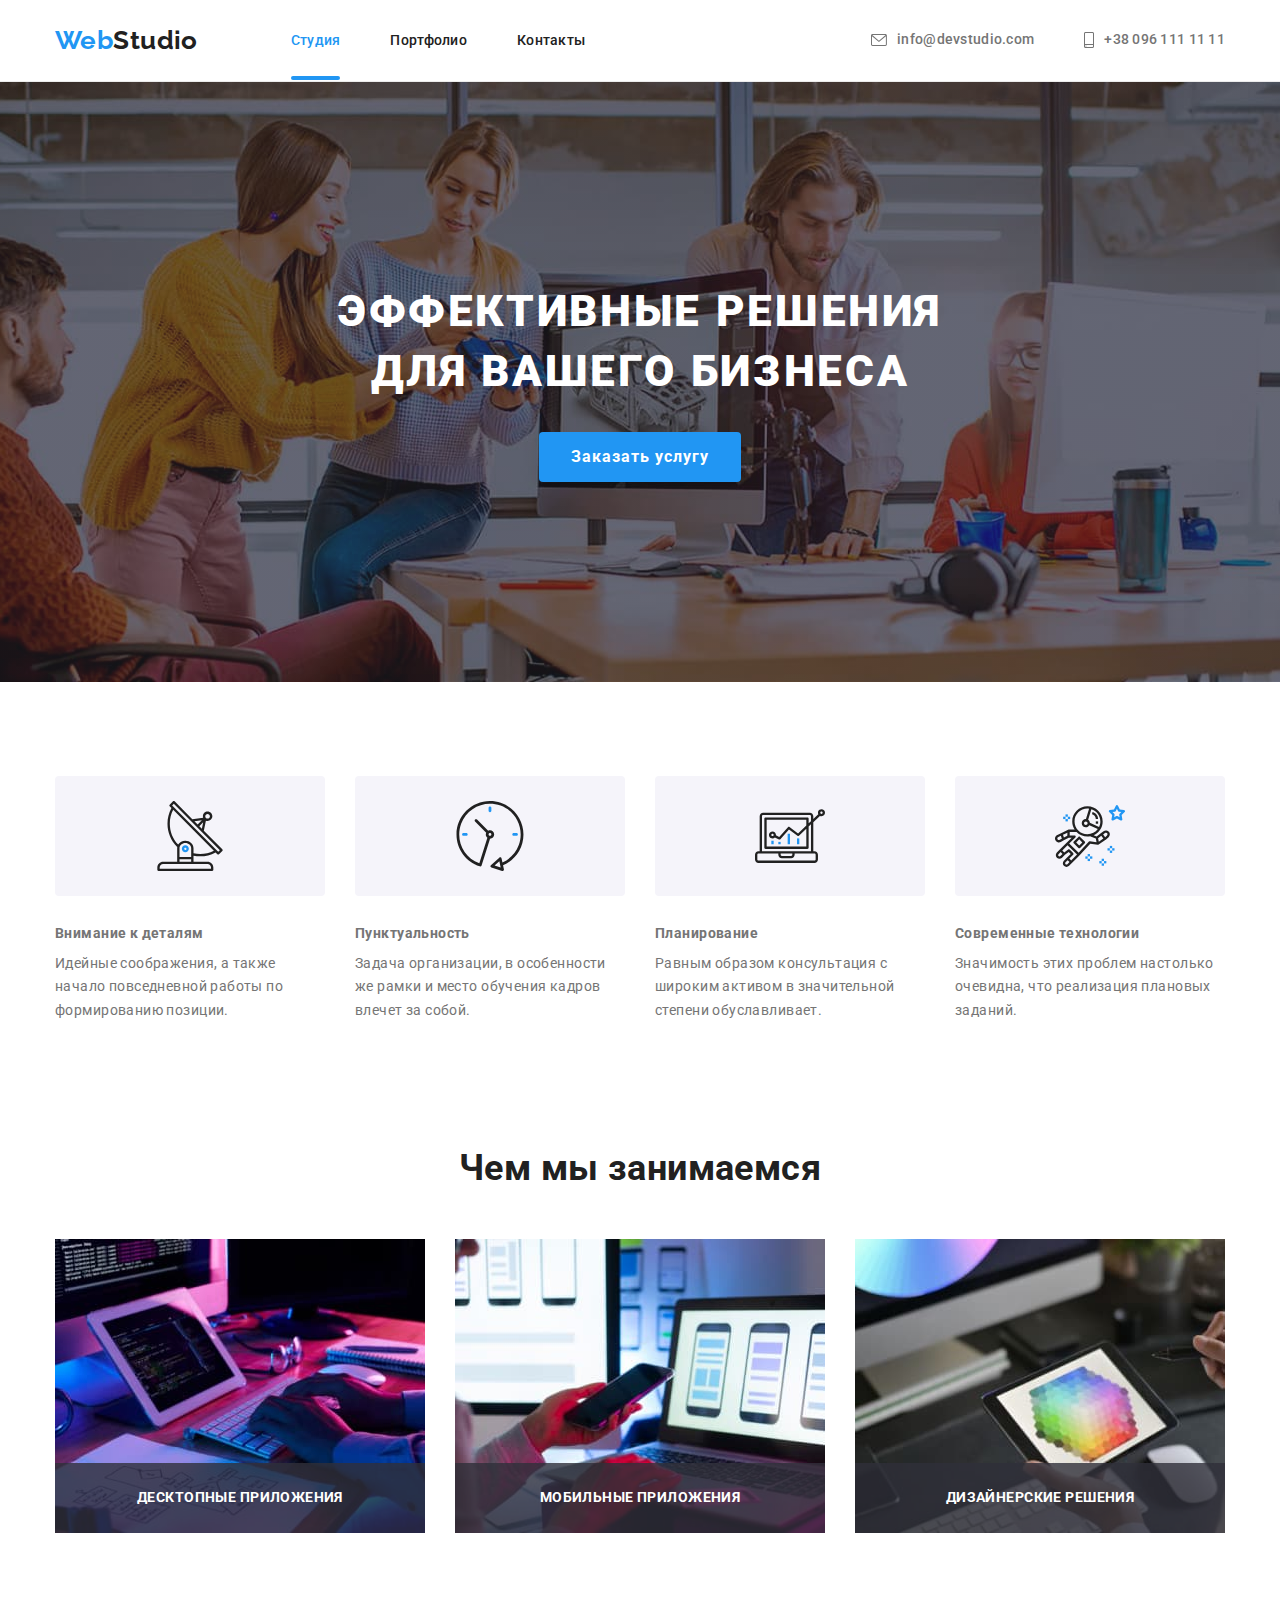
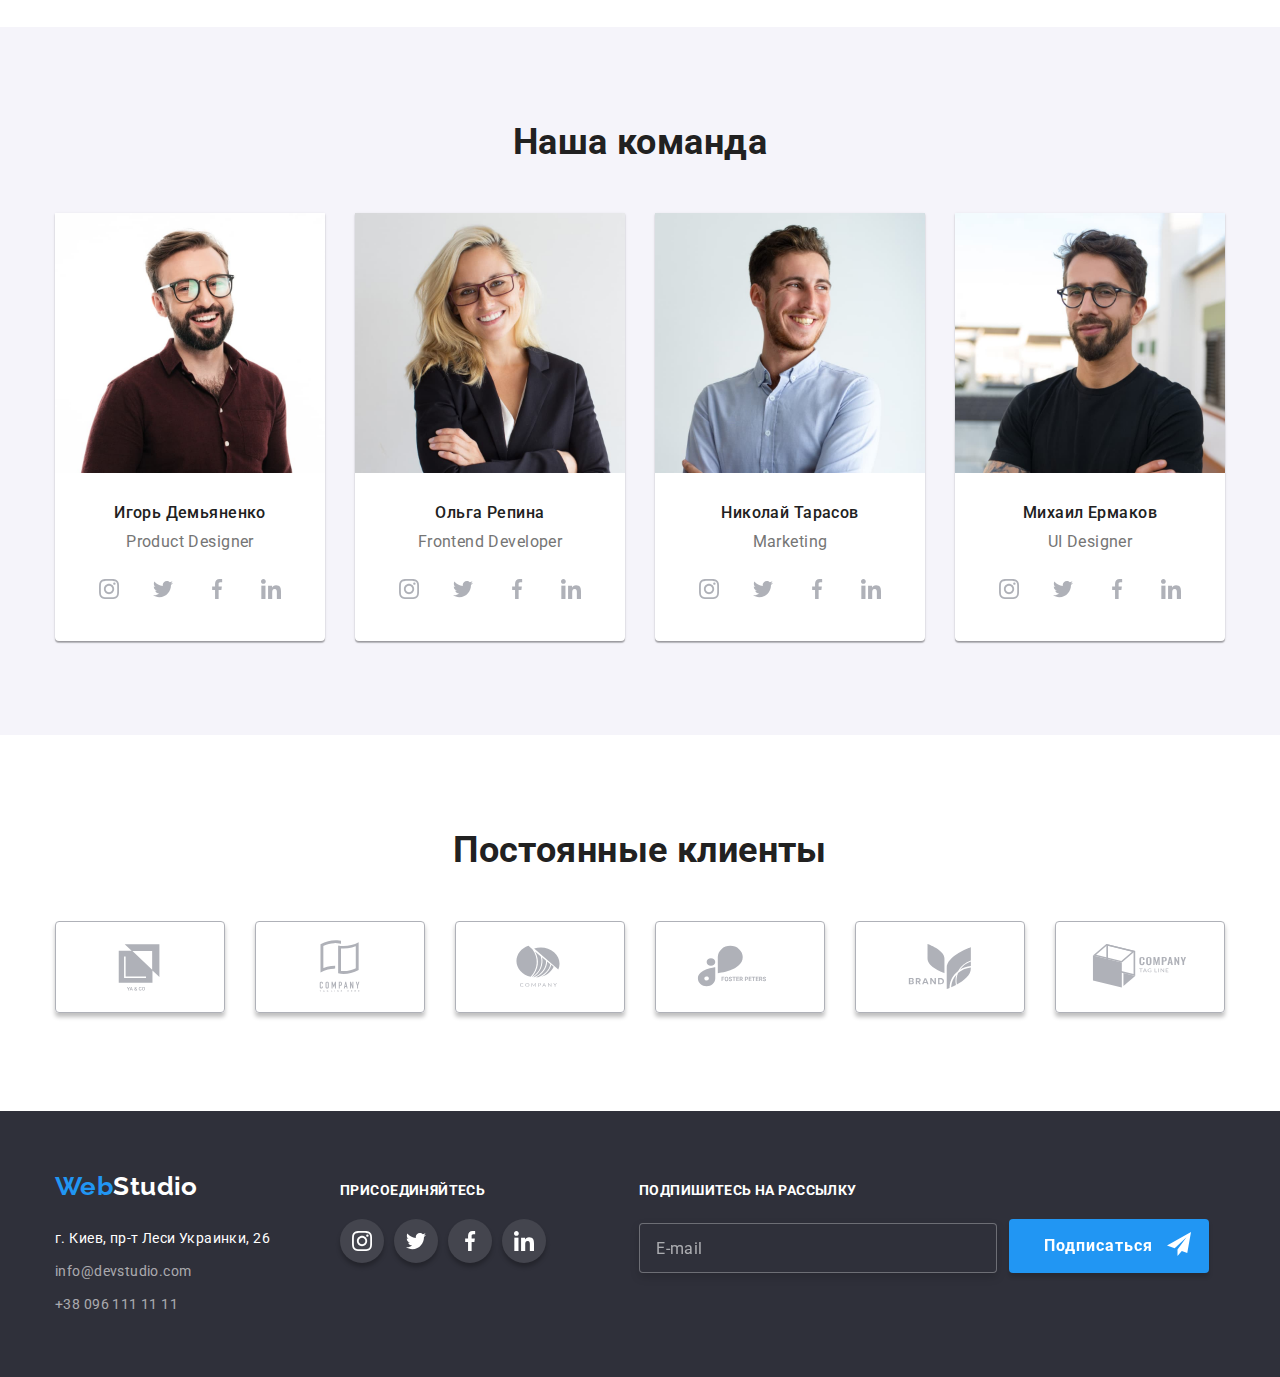
<file: index.html>
<!DOCTYPE html>
<html lang="ru">
  <head>
    <meta charset="UTF-8" />
    <meta http-equiv="X-UA-Compatible" content="IE=edge" />
    <meta name="viewport" content="width=device-width, initial-scale=1.0" />
    <title>Studia</title>
    <link rel="preconnect" href="https://fonts.gstatic.com" />
    <link
      href="https://fonts.googleapis.com/css2?family=Raleway:wght@700&family=Roboto:wght@400;500;700;900&display=swap"
      rel="stylesheet"
    />
    <link
      rel="stylesheet"
      href="https://cdnjs.cloudflare.com/ajax/libs/modern-normalize/1.1.0/modern-normalize.min.css"
    />
    <link rel="stylesheet" href="./css/styles.css" />
  </head>
  <body>
    <!-- Шапка Сайта-->
    <header>
      <div class="container main-nav">
        <a href="./index.html" class="logo"
          >Web<span class="accent">Studio</span></a
        >
        <nav>
          <ul class="site-nav list">
            <li class="item"><a href="/" class="current">Студия</a></li>
            <li class="item"><a href="./portfolio.html">Портфолио</a></li>
            <li class="item"><a href="/">Контакты</a></li>
          </ul>
        </nav>
        <ul class="contacts-list">
          <li class="item">
            <a href="mailto:info@devstudio.com" class="envelope">
              <svg width="16px" height="12px" class="envelope-icon">
                <use href="./images/symbol-defs.svg#icon-envelope"></use>
              </svg>
              info@devstudio.com</a
            >
          </li>
          <li class="item">
            <a href="tel:+380961111111" class="envelope">
              <svg class="envelope-icon" width="10px" height="16px">
                <use href="./images/symbol-defs.svg#icon-smartphone"></use>
              </svg>
              +38 096 111 11 11</a
            >
          </li>
        </ul>
      </div>
    </header>
    <main>
      <!-- Решения для бизнеса-->
      <section class="hero">
        <h1 class="hero-title">Эффективные решения<br />для вашего бизнеса</h1>
        <button type="button" class="button" data-modal-open>
          Заказать услугу
        </button>
      </section>
      <div class="backdrop is-hidden" data-modal>
        <div class="modal">
          <button type="button" class="modal-button" data-modal-close>
            <svg class="modal-close-icon" width="11" height="11">
              <use href="./images/symbol-defs.svg#icon-close"></use>
            </svg>
          </button>
          <p class="text-form">Оставьте свои данные, мы вам перезвоним</p>
          <form class="contact-form">
            <label class="contact-form-field">
              <span class="text-form-field">Имя</span>
              <span class="contact-form-input-wraper">
                <input
                  name="user_name"
                  class="contact-form-input"
                  type="text"
                />
                <svg class="contact-form-icon" width="18" height="18">
                  <use href="./images/symbol-defs.svg#icon-person-black"></use>
                </svg>
              </span>
            </label>
            <label class="contact-form-field">
              <span class="text-form-field">Телефон</span>
              <span class="contact-form-input-wraper">
                <input
                  name="user_phone"
                  class="contact-form-input"
                  type="tel"
                />
                <svg class="contact-form-icon" width="18" height="18">
                  <use href="./images/symbol-defs.svg#icon-phone-black"></use>
                </svg>
              </span>
            </label>
            <label class="contact-form-field">
              <span class="text-form-field">Почта</span>
              <span class="contact-form-input-wraper">
                <input
                  name="user_mail"
                  class="contact-form-input"
                  type="email"
                />
                <svg class="contact-form-icon" width="18" height="18">
                  <use href="./images/symbol-defs.svg#icon-email-black"></use>
                </svg>
              </span>
            </label>
            <label class="contact-form-field">
              <span class="text-form-field">Комментарий</span>
              <textarea
                name="user_massage"
                class="contact-form-massage"
                placeholder="Введите текст"
              ></textarea>
            </label>
            <div class="contact-form-checkbox-wraper">
              <input
                name="acept_policy"
                type="checkbox"
                class="contact-form-checkbox visually-hidden"
                id="policy-checkbox"
                required
              />
              <label for="policy-checkbox" class="contact-form-checkbox-label"
                >Соглашаюсь с рассылкой и принимаю&nbsp;
                <a class="privacy-policy" href="">Условия договора</a>
              </label>
            </div>

            <button type="submit" class="contact-form-submit-btn">
              Отправить
            </button>
          </form>
        </div>
      </div>
      <!-- Особенности в работах-->
      <section class="section">
        <div class="container">
          <h2 class="visually-hidden">Особенности в работах</h2>
          <ul class="list-text">
            <li class="list-text-item">
              <div class="list-text-icons">
                <svg width="70px" height="70px">
                  <use href="./images/symbol-defs.svg#icon-antenna"></use>
                </svg>
              </div>
              <h3>Внимание к деталям</h3>
              <p>
                Идейные соображения, а также начало повседневной работы по
                формированию позиции.
              </p>
            </li>
            <li class="list-text-item clock">
              <div class="list-text-icons">
                <svg width="70px" height="70px">
                  <use href="./images/symbol-defs.svg#icon-clock"></use>
                </svg>
              </div>
              <h3>Пунктуальность</h3>
              <p>
                Задача организации, в особенности же рамки и место обучения
                кадров влечет за собой.
              </p>
            </li>
            <li class="list-text-item diagram">
              <div class="list-text-icons">
                <svg width="70px" height="70px">
                  <use href="./images/symbol-defs.svg#icon-diagram"></use>
                </svg>
              </div>
              <h3>Планирование</h3>
              <p>
                Равным образом консультация с широким активом в значительной
                степени обуславливает.
              </p>
            </li>
            <li class="list-text-item astronaut">
              <div class="list-text-icons">
                <svg width="70px" height="70px">
                  <use href="./images/symbol-defs.svg#icon-astronaut"></use>
                </svg>
              </div>
              <h3>Современные технологии</h3>
              <p>
                Значимость этих проблем настолько очевидна, что реализация
                плановых заданий.
              </p>
            </li>
          </ul>
        </div>
      </section>
      <!-- Чем мы занимаемся-->
      <section class="section work">
        <div class="container">
          <h2 class="section-title">Чем мы занимаемся</h2>
          <ul class="list">
            <li>
              <div class="list-work">
                <img
                  src="./images/planshet.jpg"
                  alt="печать текста на клавиатуре"
                  width="370"
                />
                <p class="overlay-work">Десктопные приложения</p>
              </div>
            </li>
            <li>
              <div class="list-work">
                <img
                  src="./images/telefon.jpg"
                  alt="с телефоном в руках"
                  width="370"
                />
                <p class="overlay-work">Мобильные приложения</p>
              </div>
            </li>
            <li>
              <div class="list-work">
                <img
                  src="./images/risunok.jpg"
                  alt="с планшетом в руках"
                  width="370"
                />
                <p class="overlay-work">Дизайнерские решения</p>
              </div>
            </li>
          </ul>
        </div>
      </section>
      <!-- Команда-->
      <section class="section-our-team">
        <div class="container">
          <h2 class="section-title">Наша команда</h2>
          <ul class="list">
            <li class="list-item">
              <img
                src="./images/igordemjanenko.jpg"
                alt="Игорь Демьяненко"
                width="270"
              />

              <h3>Игорь Демьяненко</h3>
              <p>Product Designer</p>

              <ul class="list-icons-team">
                <li>
                  <a href="https://www.instagram.com/" class="icons-team">
                    <svg class="icon-team" width="20px" height="20px">
                      <use href="./images/symbol-defs.svg#icon-instagram"></use>
                    </svg>
                  </a>
                </li>
                <li>
                  <a href="https://www.twitter.com/" class="icons-team">
                    <svg class="icon-team" width="20px" height="20px">
                      <use href="./images/symbol-defs.svg#icon-twitter"></use>
                    </svg>
                  </a>
                </li>
                <li>
                  <a href="https://www.facebook.com/" class="icons-team">
                    <svg class="icon-team" width="20px" height="20px">
                      <use href="./images/symbol-defs.svg#icon-facebook"></use>
                    </svg>
                  </a>
                </li>
                <li>
                  <a href="https://www.linkedin.com/" class="icons-team">
                    <svg class="icon-team" width="20px" height="20px">
                      <use href="./images/symbol-defs.svg#icon-linkedin"></use>
                    </svg>
                  </a>
                </li>
              </ul>
            </li>
            <li class="list-item">
              <img
                src="./images/olgarepina.jpg"
                alt="Ольга Репина"
                width="270"
              />

              <h3>Ольга Репина</h3>
              <p>Frontend Developer</p>

              <ul class="list-icons-team">
                <li>
                  <a href="https://www.instagram.com/" class="icons-team">
                    <svg class="icon-team" width="20px" height="20px">
                      <use href="./images/symbol-defs.svg#icon-instagram"></use>
                    </svg>
                  </a>
                </li>
                <li>
                  <a href="https://www.twitter.com/" class="icons-team">
                    <svg class="icon-team" width="20px" height="20px">
                      <use href="./images/symbol-defs.svg#icon-twitter"></use>
                    </svg>
                  </a>
                </li>
                <li>
                  <a href="https://www.facebook.com/" class="icons-team">
                    <svg class="icon-team" width="20px" height="20px">
                      <use href="./images/symbol-defs.svg#icon-facebook"></use>
                    </svg>
                  </a>
                </li>
                <li>
                  <a href="https://www.linkedin.com/" class="icons-team">
                    <svg class="icon-team" width="20px" height="20px">
                      <use href="./images/symbol-defs.svg#icon-linkedin"></use>
                    </svg>
                  </a>
                </li>
              </ul>
            </li>
            <li class="list-item">
              <img
                src="./images/nikolajtarasov.jpg"
                alt="Николай Тарасов"
                width="270"
              />

              <h3>Николай Тарасов</h3>
              <p>Marketing</p>

              <ul class="list-icons-team">
                <li>
                  <a href="https://www.instagram.com/" class="icons-team">
                    <svg class="icon-team" width="20px" height="20px">
                      <use href="./images/symbol-defs.svg#icon-instagram"></use>
                    </svg>
                  </a>
                </li>
                <li>
                  <a href="https://www.twitter.com/" class="icons-team">
                    <svg class="icon-team" width="20px" height="20px">
                      <use href="./images/symbol-defs.svg#icon-twitter"></use>
                    </svg>
                  </a>
                </li>
                <li>
                  <a href="https://www.facebook.com/" class="icons-team">
                    <svg class="icon-team" width="20px" height="20px">
                      <use href="./images/symbol-defs.svg#icon-facebook"></use>
                    </svg>
                  </a>
                </li>
                <li>
                  <a href="https://www.linkedin.com/" class="icons-team">
                    <svg class="icon-team" width="20px" height="20px">
                      <use href="./images/symbol-defs.svg#icon-linkedin"></use>
                    </svg>
                  </a>
                </li>
              </ul>
            </li>
            <li class="list-item">
              <img
                src="./images/mikhailyermakov.jpg"
                alt="Михаил Ермаков"
                width="270"
              />

              <h3>Михаил Ермаков</h3>
              <p>UI Designer</p>

              <ul class="list-icons-team">
                <li>
                  <a href="https://www.instagram.com/" class="icons-team">
                    <svg class="icon-team" width="20px" height="20px">
                      <use href="./images/symbol-defs.svg#icon-instagram"></use>
                    </svg>
                  </a>
                </li>
                <li>
                  <a href="https://www.twitter.com/" class="icons-team">
                    <svg class="icon-team" width="20px" height="20px">
                      <use href="./images/symbol-defs.svg#icon-twitter"></use>
                    </svg>
                  </a>
                </li>
                <li>
                  <a href="https://www.facebook.com/" class="icons-team">
                    <svg class="icon-team" width="20px" height="20px">
                      <use href="./images/symbol-defs.svg#icon-facebook"></use>
                    </svg>
                  </a>
                </li>
                <li>
                  <a href="https://www.linkedin.com/" class="icons-team">
                    <svg class="icon-team" width="20px" height="20px">
                      <use href="./images/symbol-defs.svg#icon-linkedin"></use>
                    </svg>
                  </a>
                </li>
              </ul>
            </li>
          </ul>
        </div>
      </section>
      <section class="our-clients">
        <div class="container">
          <h2 class="section-title">Постоянные клиенты</h2>
          <ul class="list-logos">
            <li class="svg-logo-list">
              <a href="/" class="logo-client">
                <svg width="106px" height="60px" class="svg-logo">
                  <use href="./images/symbol-defs.svg#icon-Logo1"></use>
                </svg>
              </a>
            </li>
            <li class="svg-logo-list">
              <a href="/" class="logo-client">
                <svg width="106px" height="60px" class="svg-logo">
                  <use href="./images/symbol-defs.svg#icon-Logo2"></use>
                </svg>
              </a>
            </li>
            <li class="svg-logo-list">
              <a href="/" class="logo-client">
                <svg width="106px" height="60px" class="svg-logo">
                  <use href="./images/symbol-defs.svg#icon-Logo3"></use>
                </svg>
              </a>
            </li>
            <li class="svg-logo-list">
              <a href="/" class="logo-client">
                <svg width="106px" height="60px" class="svg-logo">
                  <use href="./images/symbol-defs.svg#icon-Logo4"></use>
                </svg>
              </a>
            </li>
            <li class="svg-logo-list">
              <a href="/" class="logo-client">
                <svg width="106px" height="60px" class="svg-logo">
                  <use href="./images/symbol-defs.svg#icon-Logo5"></use>
                </svg>
              </a>
            </li>
            <li class="svg-logo-list">
              <a href="/" class="logo-client">
                <svg width="106px" height="60px" class="svg-logo">
                  <use href="./images/symbol-defs.svg#icon-Logo6"></use>
                </svg>
              </a>
            </li>
          </ul>
        </div>
      </section>
    </main>
    <!--Футер-->
    <footer>
      <div class="container footer-container">
        <div class="nav-footer">
          <a href="/" class="logo logo-footer"
            >Web<span class="accent-footer">Studio</span></a
          >
          <address>
            <ul class="list-footer">
              <li>
                <a
                  class="adress"
                  href="https://goo.gl/maps/MWfXR5edQ5mQwXb56"
                  target="_blank"
                  rel="noreferrer noopener"
                  title="карты google"
                  >г. Киев, пр-т Леси Украинки, 26</a
                >
              </li>
              <li>
                <a class="contacts-footer" href="mailto:info@devstudio.com"
                  >info@devstudio.com</a
                >
              </li>
              <li>
                <a class="contacts-footer" href="tel:+380961111111"
                  >+38 096 111 11 11</a
                >
              </li>
            </ul>
          </address>
        </div>
        <div class="icons-nav-footer">
          <p class="text-footer">Присоединяйтесь</p>
          <ul class="list-icons-footer">
            <li>
              <a href="https://www.instagram.com/" class="icons-footer">
                <svg class="icon-footer" width="20px" height="20px">
                  <use href="./images/symbol-defs.svg#icon-instagram"></use>
                </svg>
              </a>
            </li>
            <li>
              <a href="https://www.twitter.com/" class="icons-footer">
                <svg class="icon-footer" width="20px" height="20px">
                  <use href="./images/symbol-defs.svg#icon-twitter"></use>
                </svg>
              </a>
            </li>
            <li>
              <a href="https://www.facebook.com/" class="icons-footer">
                <svg class="icon-footer" width="20px" height="20px">
                  <use href="./images/symbol-defs.svg#icon-facebook"></use>
                </svg>
              </a>
            </li>
            <li>
              <a href="https://www.linkedin.com/" class="icons-footer">
                <svg class="icon-footer" width="20px" height="20px">
                  <use href="./images/symbol-defs.svg#icon-linkedin"></use>
                </svg>
              </a>
            </li>
          </ul>
        </div>
        <div class="form-footer">
          <p class="text-form-footer">Подпишитесь на рассылку</p>
          <span class="footer-position">
            <label class="footer-form-field">
              <textarea
                name="user_massage"
                class="footer-form-massage"
                placeholder="E-mail"
              ></textarea>
            </label>
            <button type="submit" class="footer-form-btn">
              <span class="btn-text">Подписаться</span>
            </button>
          </span>
        </div>
      </div>
    </footer>
    <script src="./modal.js"></script>
  </body>
</html>
</file>
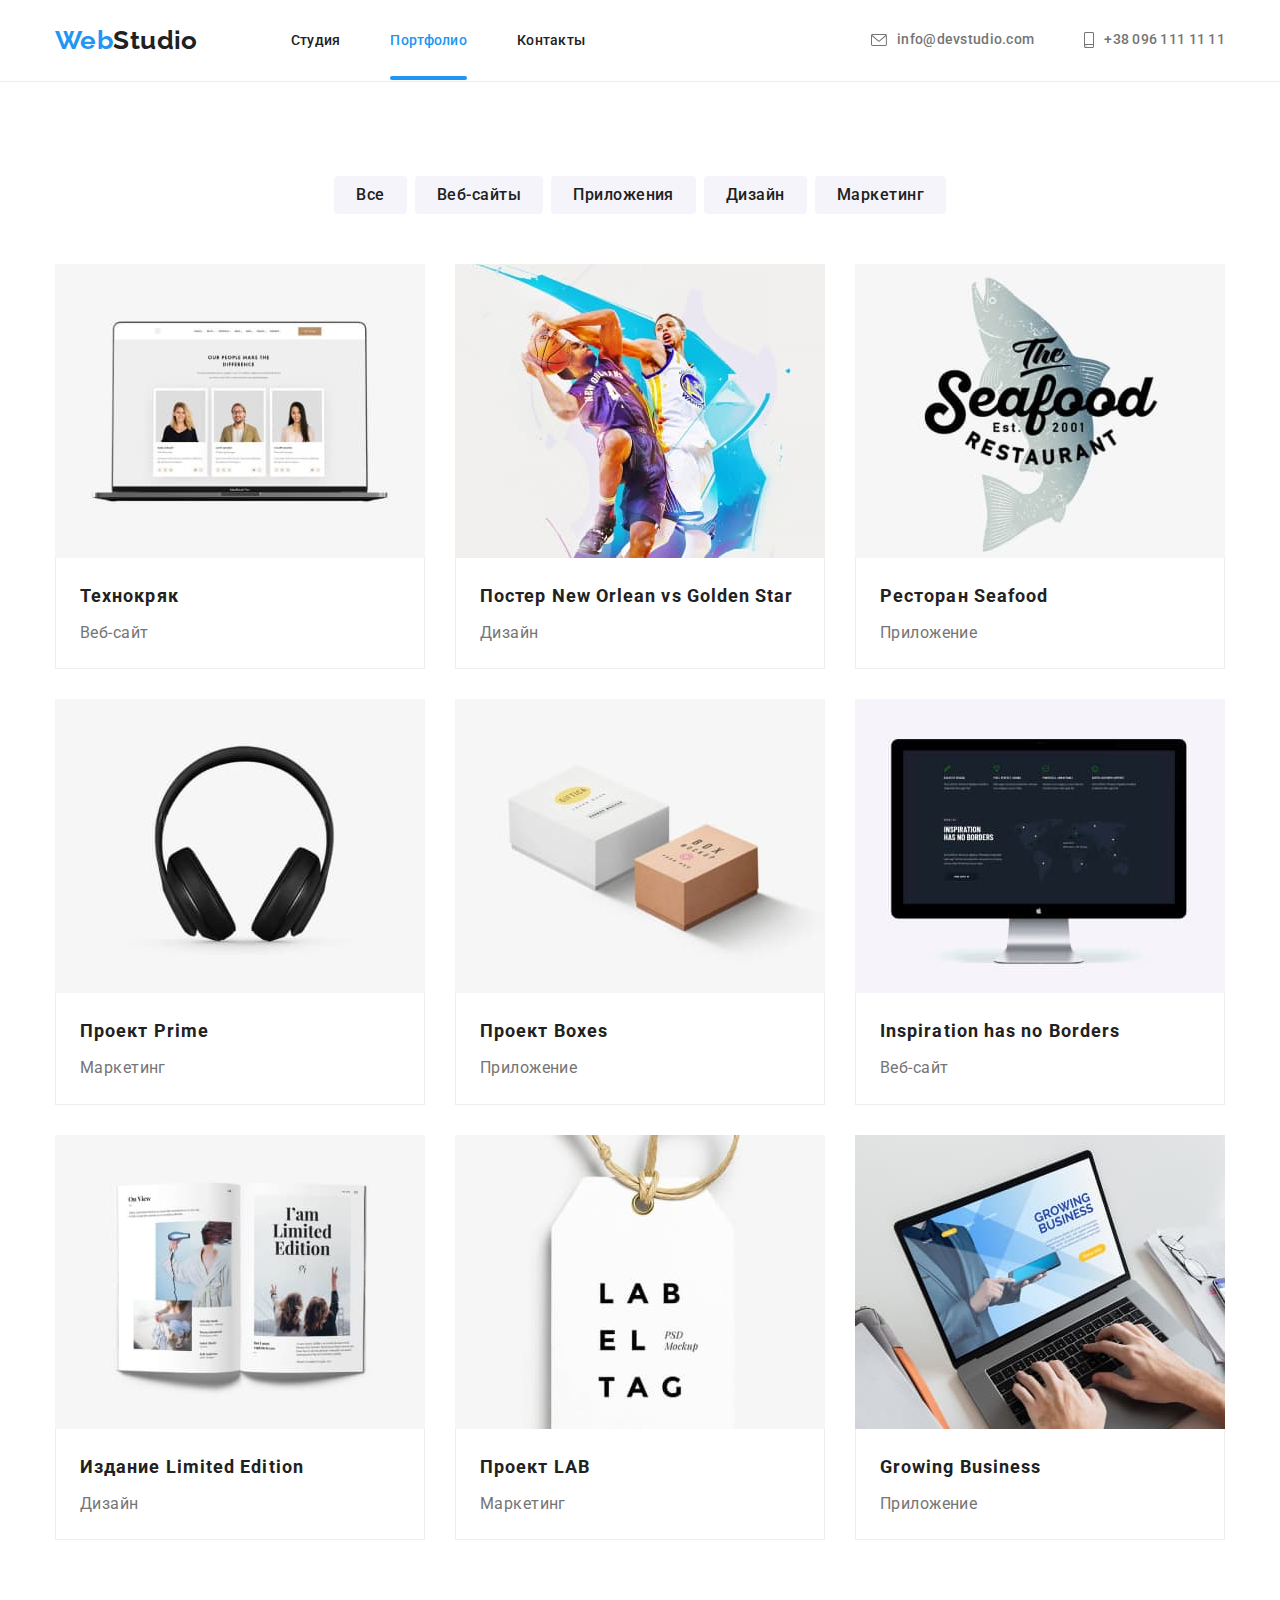
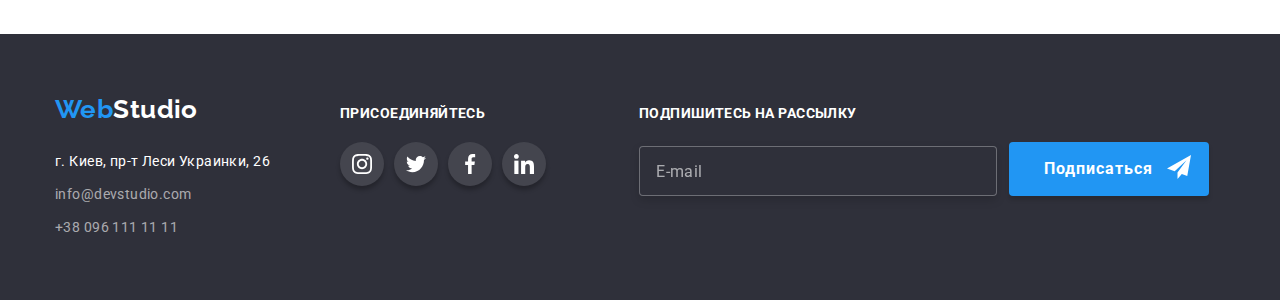
<file: portfolio.html>
<!DOCTYPE html>
<html lang="ru">
  <head>
    <meta charset="UTF-8" />
    <meta http-equiv="X-UA-Compatible" content="IE=edge" />
    <meta name="viewport" content="width=device-width, initial-scale=1.0" />
    <title>portfolio</title>
    <link rel="preconnect" href="https://fonts.gstatic.com" />
    <link
      href="https://fonts.googleapis.com/css2?family=Raleway:wght@700&family=Roboto:wght@400;500;700;900&display=swap"
      rel="stylesheet"
    />
    <link
      rel="stylesheet"
      href="https://cdnjs.cloudflare.com/ajax/libs/modern-normalize/1.1.0/modern-normalize.min.css"
    />
    <link rel="stylesheet" href="./css/styles.css" />
  </head>
  <body>
    <!-- Шапка Сайта-->
    <header>
      <div class="container main-nav">
        <a href="./index.html" class="logo"
          >Web<span class="accent">Studio</span></a
        >
        <nav>
          <ul class="site-nav list">
            <li class="item">
              <a href="./index.html">Студия</a>
            </li>
            <li class="item"><a href="/" class="current">Портфолио</a></li>
            <li class="item"><a href="/">Контакты</a></li>
          </ul>
        </nav>
        <ul class="contacts-list">
          <li class="item">
            <a href="mailto:info@devstudio.com" class="envelope">
              <svg width="16px" height="12px" class="envelope-icon">
                <use href="./images/symbol-defs.svg#icon-envelope"></use>
              </svg>
              info@devstudio.com</a
            >
          </li>
          <li class="item">
            <a href="tel:+380961111111" class="envelope">
              <svg class="envelope-icon" width="10px" height="16px">
                <use href="./images/symbol-defs.svg#icon-smartphone"></use>
              </svg>
              +38 096 111 11 11</a
            >
          </li>
        </ul>
      </div>
    </header>
    <main>
      <section class="section">
        <div class="container">
          <h1 class="visually-hidden">Примеры работ</h1>
          <ul class="list-button">
            <li>
              <button type="button" class="filter-button">Все</button>
            </li>
            <li>
              <button type="button" class="filter-button">Веб-сайты</button>
            </li>
            <li>
              <button type="button" class="filter-button">Приложения</button>
            </li>
            <li>
              <button type="button" class="filter-button">Дизайн</button>
            </li>
            <li>
              <button type="button" class="filter-button">Маркетинг</button>
            </li>
          </ul>
          <ul class="list-photo">
            <li class="list-element">
              <a href="/" class="link-portfolio">
                <div class="list-photo-wraper">
                  <img
                    src="./images/webpage.jpg"
                    alt="три человека"
                    width="370"
                  />
                  <p class="overlay">
                    Ресурс предлагает комплексные предложения с разным уровнем
                    функционала и сервисов. Все это позволит посетителю получить
                    исчерпывающие сведения о компании или частном лице.
                  </p>
                </div>

                <div class="list-photo-element">
                  <h2>Технокряк</h2>
                  <p>Веб-сайт</p>
                </div>
              </a>
            </li>
            <li class="list-element">
              <a href="/" class="link-portfolio">
                <div class="list-photo-wraper">
                  <img
                    src="./images/poster.jpg"
                    alt="баскетболисты"
                    width="370"
                  />
                  <p class="overlay">
                    Ресурс предлагает комплексные предложения с разным уровнем
                    функционала и сервисов. Все это позволит посетителю получить
                    исчерпывающие сведения о компании или частном лице.
                  </p>
                </div>
                <div class="list-photo-element">
                  <h2>Постер New Orlean vs Golden Star</h2>
                  <p>Дизайн</p>
                </div>
              </a>
            </li>
            <li class="list-element">
              <a href="/" class="link-portfolio">
                <div class="list-photo-wraper">
                  <img
                    src="./images/restaurant.jpg"
                    alt="емблема ресторана"
                    width="370"
                  />
                  <p class="overlay">
                    Ресурс предлагает комплексные предложения с разным уровнем
                    функционала и сервисов. Все это позволит посетителю получить
                    исчерпывающие сведения о компании или частном лице.
                  </p>
                </div>
                <div class="list-photo-element">
                  <h2>Ресторан Seafood</h2>
                  <p>Приложение</p>
                </div>
              </a>
            </li>
            <li class="list-element">
              <a href="/" class="link-portfolio">
                <div class="list-photo-wraper">
                  <img src="./images/music.jpg" alt="наушники" width="370" />
                  <p class="overlay">
                    Ресурс предлагает комплексные предложения с разным уровнем
                    функционала и сервисов. Все это позволит посетителю получить
                    исчерпывающие сведения о компании или частном лице.
                  </p>
                </div>
                <div class="list-photo-element">
                  <h2>Проект Prime</h2>
                  <p>Маркетинг</p>
                </div>
              </a>
            </li>
            <li class="list-element">
              <a href="/" class="link-portfolio">
                <div class="list-photo-wraper">
                  <img src="./images/boxes.jpg" alt="коробки" width="370" />
                  <p class="overlay">
                    Ресурс предлагает комплексные предложения с разным уровнем
                    функционала и сервисов. Все это позволит посетителю получить
                    исчерпывающие сведения о компании или частном лице.
                  </p>
                </div>
                <div class="list-photo-element">
                  <h2>Проект Boxes</h2>
                  <p>Приложение</p>
                </div>
              </a>
            </li>
            <li class="list-element">
              <a href="/" class="link-portfolio">
                <div class="list-photo-wraper">
                  <img src="./images/monitor.jpg" alt="монитор" width="370" />
                  <p class="overlay">
                    Ресурс предлагает комплексные предложения с разным уровнем
                    функционала и сервисов. Все это позволит посетителю получить
                    исчерпывающие сведения о компании или частном лице.
                  </p>
                </div>
                <div class="list-photo-element">
                  <h2>Inspiration has no Borders</h2>
                  <p>Веб-сайт</p>
                </div>
              </a>
            </li>
            <li class="list-element">
              <a href="/" class="link-portfolio">
                <div class="list-photo-wraper">
                  <img src="./images/magazine.jpg" alt="журнал" width="370" />
                  <p class="overlay">
                    Ресурс предлагает комплексные предложения с разным уровнем
                    функционала и сервисов. Все это позволит посетителю получить
                    исчерпывающие сведения о компании или частном лице.
                  </p>
                </div>
                <div class="list-photo-element">
                  <h2>Издание Limited Edition</h2>
                  <p>Дизайн</p>
                </div>
              </a>
            </li>
            <li class="list-element">
              <a href="/" class="link-portfolio">
                <div class="list-photo-wraper">
                  <img src="./images/birka.jpg" alt="бирка" width="370" />
                  <p class="overlay">
                    Ресурс предлагает комплексные предложения с разным уровнем
                    функционала и сервисов. Все это позволит посетителю получить
                    исчерпывающие сведения о компании или частном лице.
                  </p>
                </div>
                <div class="list-photo-element">
                  <h2>Проект LAB</h2>
                  <p>Маркетинг</p>
                </div>
              </a>
            </li>
            <li class="list-element">
              <a href="/" class="link-portfolio">
                <div class="list-photo-wraper">
                  <img src="./images/notebook.jpg" alt="бирка" width="370" />
                  <p class="overlay">
                    Ресурс предлагает комплексные предложения с разным уровнем
                    функционала и сервисов. Все это позволит посетителю получить
                    исчерпывающие сведения о компании или частном лице.
                  </p>
                </div>
                <div class="list-photo-element">
                  <h2>Growing Business</h2>
                  <p>Приложение</p>
                </div>
              </a>
            </li>
          </ul>
        </div>
      </section>
    </main>
    <!--Футер-->
    <footer>
      <div class="container footer-container">
        <div class="nav-footer">
          <a href="/" class="logo logo-footer"
            >Web<span class="accent-footer">Studio</span></a
          >
          <address>
            <ul class="list-footer">
              <li>
                <a
                  class="adress"
                  href="https://goo.gl/maps/MWfXR5edQ5mQwXb56"
                  target="_blank"
                  rel="noreferrer noopener"
                  title="карты google"
                  >г. Киев, пр-т Леси Украинки, 26</a
                >
              </li>
              <li>
                <a class="contacts-footer" href="mailto:info@devstudio.com"
                  >info@devstudio.com</a
                >
              </li>
              <li>
                <a class="contacts-footer" href="tel:+380961111111"
                  >+38 096 111 11 11</a
                >
              </li>
            </ul>
          </address>
        </div>
        <div class="icons-nav-footer">
          <p class="text-footer">Присоединяйтесь</p>
          <ul class="list-icons-footer">
            <li>
              <a href="https://www.instagram.com/" class="icons-footer">
                <svg class="icon-footer" width="20px" height="20px">
                  <use href="./images/symbol-defs.svg#icon-instagram"></use>
                </svg>
              </a>
            </li>
            <li>
              <a href="https://www.twitter.com/" class="icons-footer">
                <svg class="icon-footer" width="20px" height="20px">
                  <use href="./images/symbol-defs.svg#icon-twitter"></use>
                </svg>
              </a>
            </li>
            <li>
              <a href="https://www.facebook.com/" class="icons-footer">
                <svg class="icon-footer" width="20px" height="20px">
                  <use href="./images/symbol-defs.svg#icon-facebook"></use>
                </svg>
              </a>
            </li>
            <li>
              <a href="https://www.linkedin.com/" class="icons-footer">
                <svg class="icon-footer" width="20px" height="20px">
                  <use href="./images/symbol-defs.svg#icon-linkedin"></use>
                </svg>
              </a>
            </li>
          </ul>
        </div>
        <div class="form-footer">
          <p class="text-form-footer">Подпишитесь на рассылку</p>
          <span class="footer-position">
            <label class="footer-form-field">
              <textarea
                name="user_massage"
                class="footer-form-massage"
                placeholder="E-mail"
              ></textarea>
            </label>
            <button type="submit" class="footer-form-btn">
              <span class="btn-text">Подписаться</span>
            </button>
          </span>
        </div>
      </div>
    </footer>
  </body>
</html>
</file>
<file: css/styles.css>
:root {
  --primary-text-color: #212121;
  --secondary-text-color: #757575;
  --accent: #2196f3;
  --font-color: #ffffff;
  --secondary-font-color: #2f303a;
  --third-font-color: #f5f4fa;
}
h1,
h2,
h3,
p {
  margin-top: 0;
  margin-bottom: 0;
}
html {
  box-sizing: border-box;
}
header {
  padding-top: 25px;
  padding-bottom: 25px;
  border-bottom: 1px solid #ececec;
}
body {
  background-color: var(--font-color);
  color: var(--primary-text-color);
  margin: 0;

  font-family: roboto, sans-serif;
  letter-spacing: 0.03em;
  font-size: 14px;
  line-height: 1.7;
}

img {
  display: block;
}

.list {
  display: flex;
  flex-wrap: wrap;
  list-style: none;
  padding: 0;
  margin: 0;
}
.list .item:not(:last-child) {
  margin-right: 50px;
}
.list li:not(:last-child) {
  margin-right: 30px;
}
.list-item {
  background-color: var(--font-color);
  margin-bottom: 0;
  box-shadow: 0px 1px 3px rgba(0, 0, 0, 0.12), 0px 1px 1px rgba(0, 0, 0, 0.14),
    0px 2px 1px rgba(0, 0, 0, 0.2);
  border-radius: 0px 0px 4px 4px;
}
a {
  text-decoration: none;
}
.list-text {
  display: flex;
  flex-wrap: nowrap;
  list-style: none;
  padding-left: 0;
  margin: 0;
}
.list-text li:not(:last-child) {
  margin-right: 30px;
}

.list-text-item {
  height: auto;
  width: 270px;

  margin-bottom: 30px;
}
.list-text-icons {
  background-color: var(--third-font-color);
  height: 120px;
  margin-bottom: 30px;
  align-items: center;
  justify-content: center;
  display: flex;
  border-radius: 4px;
}

.container {
  width: 1200px;
  padding-left: 15px;
  padding-right: 15px;
  margin: 0 auto;
}

/* header */
.main-nav {
  display: flex;
  align-items: center;
}

.logo {
  color: var(--accent);
  margin-right: 93px;

  font-family: raleway;
  font-weight: bold;
  font-size: 26px;
  line-height: 1.19;
}

.accent {
  color: var(--primary-text-color);
}
.accent-footer {
  color: var(--font-color);
}

.site-nav a {
  color: var(--primary-text-color);

  font-weight: 500;
  font-size: 14px;
  line-height: 1.14;
  letter-spacing: 0.02em;
  padding-bottom: 32px;
  transition: color 250ms cubic-bezier(0.4, 0, 0.2, 1);
}

.site-nav a:hover,
.site-nav a:focus {
  color: var(--accent);
}
.site-nav .current {
  color: var(--accent);
  padding-bottom: 32px;
}
.current {
  position: relative;
}
.current::after {
  content: "";
  background-color: var(--accent);
  position: absolute;
  width: 100%;
  height: 4px;
  bottom: 0;
  left: 0;
  border-radius: 2px;
}
.site-nav {
  display: flex;
}

.site-nav .item {
  margin-right: 50px;
  display: block;
}
.site-nav .item:last-child {
  margin-right: 0;
}
.contacts-list a {
  color: var(--secondary-text-color);

  font-weight: 500;
  font-size: 14px;
  line-height: 1.14;
  letter-spacing: 0.02em;
}

.contacts-list {
  display: flex;
  list-style: none;
  padding-left: 0;
  padding: 0;
  margin-top: 0;
  margin-bottom: 0;
  margin-left: auto;
}
.contacts-list .item + .item {
  margin-left: 50px;
}
.envelope {
  display: flex;
  align-items: center;
  transition: color 250ms cubic-bezier(0.4, 0, 0.2, 1);
}
.envelope:hover,
.envelope:focus {
  color: var(--accent);
  cursor: pointer;
}
.envelope-icon {
  margin-right: 10px;
  fill: currentColor;
}

.visually-hidden {
  position: absolute;
  width: 1px;
  height: 1px;
  margin: -1px;
  border: 0;
  padding: 0;
  white-space: nowrap;
  clip-path: inset(100%);
  clip: rect(0 0 0 0);
  overflow: hidden;
}

/* hero */
.hero {
  background-color: var(--secondary-font-color);
  text-align: center;
  margin-left: auto;
  margin-right: auto;
  padding-top: 200px;
  padding-bottom: 200px;
  max-width: 1600px;
  background-image: linear-gradient(
      to right,
      rgba(47, 48, 58, 40%),
      rgba(47, 48, 58, 40%)
    ),
    url("../images/hero.jpg");

  background-repeat: no-repeat;
  background-position: center;
  background-size: cover;
}

.hero-title {
  color: var(--font-color);
  margin-top: 0;
  margin-bottom: 30px;
  font-weight: 900;
  font-size: 44px;
  line-height: 1.36;

  letter-spacing: 0.06em;
  text-transform: uppercase;
}

.backdrop {
  position: fixed;
  top: 0;
  left: 0;
  width: 100%;
  height: 100%;
  background-color: rgba(0, 0, 0, 0.2);
  transition: opacity 250ms cubic-bezier(0.4, 0, 0.2, 1),
    visibility 250ms cubic-bezier(0.4, 0, 0.2, 1);
}
.backdrop.is-hidden {
  opacity: 0;
  pointer-events: none;
  visibility: visible;
}
.modal {
  position: absolute;
  top: 50%;
  left: 50%;
  transform: translate(-50%, -50%);
  min-height: 581px;
  min-width: 528px;
  background-color: rgba(255, 255, 255, 1);
  border-radius: 4px;
  box-shadow: 0px 1px 3px rgba(0, 0, 0, 0.12), 0px 1px 1px rgba(0, 0, 0, 0.14),
    0px 2px 1px rgba(0, 0, 0, 0.2);
  padding: 40px;
}

/* section */
.section {
  padding-top: 94px;
  padding-bottom: 94px;
}
.work {
  padding-top: 0;
}
.list-work {
  position: relative;
  z-index: -1;
}
.overlay-work {
  position: absolute;
  bottom: 0;
  left: 0;
  width: 100%;
  padding: 27px 82px;
  height: 70px;
  font-style: normal;
  font-weight: 700;
  font-size: 14px;
  line-height: 1.14;
  text-align: center;
  letter-spacing: 0.03em;
  text-transform: uppercase;
  background-color: rgba(47, 48, 58, 0.8);
  color: var(--font-color);
}
.section-title {
  color: var(--primary-text-color);
  margin-top: 0;
  margin-bottom: 50px;

  font-weight: bold;
  font-size: 36px;
  line-height: 1.17;
  text-align: center;
}
.section h3 {
  margin-bottom: 10px;

  font-weight: bold;
  font-size: 14px;
  line-height: 1.14;
}

.section {
  color: var(--secondary-text-color);
  margin-bottom: 0;
  margin-top: 0;
}
.section-our-team {
  background-color: var(--third-font-color);

  padding-top: 94px;
  padding-bottom: 94px;
}
.section-our-team p {
  color: var(--secondary-text-color);

  font-size: 16px;
  line-height: 1.19;
  text-align: center;
}

.section-our-team h3 {
  margin-top: 30px;
  margin-bottom: 10px;

  font-weight: 500;
  font-size: 16px;
  line-height: 1.19;
  text-align: center;
}

.icons-nav-team {
  display: flex;
  justify-content: center;
}
.list-icons-team {
  list-style: none;
  display: flex;
  padding-left: 0;
  justify-content: center;
  margin-top: 16px;
  margin-bottom: 0;
  margin-bottom: 30px;
}
.list-icons-team li:not(:last-child) {
  margin-right: 10px;
}

.icons-team {
  display: flex;
  align-items: center;
  justify-content: center;
  width: 44px;
  height: 44px;
  border-radius: 50%;
  fill: rgba(175, 177, 184, 1);
  transition: background-color 250ms cubic-bezier(0.4, 0, 0.2, 1),
    fill 250ms cubic-bezier(0.4, 0, 0.2, 1);
}
.icons-team:hover,
.icons-team:focus {
  background-color: var(--accent);
  fill: var(--font-color);
}

/* button */
.button {
  color: var(--font-color);
  background: var(--accent);
  cursor: pointer;
  border-radius: 4px;
  padding: 10px 32px;
  min-width: 200px;
  text-align: center;
  box-shadow: 0px 4px 4px rgba(0, 0, 0, 0.15);
  border: 0;

  font-family: inherit;
  font-weight: bold;
  font-size: 16px;
  line-height: 1.88;
  letter-spacing: 0.06em;
  transition: background 250ms cubic-bezier(0.4, 0, 0.2, 1),
    box-shadow 250ms cubic-bezier(0.4, 0, 0.2, 1),
    border-radius 250ms cubic-bezier(0.4, 0, 0.2, 1);
}
.button:hover,
.button:focus {
  background: #188ce8;
  box-shadow: 0px 4px 4px rgba(0, 0, 0, 0.15);
  border-radius: 0;
}
.modal-button {
  width: 30px;
  height: 30px;
  position: absolute;
  top: 8px;
  right: 8px;
  border-radius: 50%;
  border: 1px solid rgba(0, 0, 0, 0.1);
  background-color: var(--font-color);
  padding: 0;
  display: flex;
  justify-content: center;
  align-items: center;
  cursor: pointer;
  transition: fill 250ms cubic-bezier(0.4, 0, 0.2, 1);
}
.modal-button:hover,
.modal-button:focus {
  fill: rgba(33, 150, 243, 1);
  outline: none;
}
.filter-button {
  color: var(--primary-text-color);
  min-width: 73px;
  background-color: var(--third-font-color);
  border-radius: 4px;
  display: inline-block;
  text-align: center;
  padding: 6px 22px;
  box-shadow: none;
  border: 0;
  font-family: inherit;
  font-weight: 500;
  font-size: 16px;
  line-height: 1.63;
  letter-spacing: 0.03em;
  transition: color 250ms cubic-bezier(0.4, 0, 0.2, 1),
    background-color 250ms cubic-bezier(0.4, 0, 0.2, 1),
    box-shadow 250ms cubic-bezier(0.4, 0, 0.2, 1);
}

.filter-button:hover,
.filter-button:focus {
  color: var(--font-color);
  background-color: var(--accent);
  border-radius: 4px;
  box-shadow: 0px 2px 2px 0px rgba(0, 0, 0, 0.12),
    0px 1px 2px 0px rgba(0, 0, 0, 0.08), 0px 3px 1px 0px rgba(0, 0, 0, 0.1);
}
.our-clients {
  margin-top: 94px;
}
.logo-client {
  display: flex;
  align-items: center;
  justify-content: center;
  width: 170px;
  height: 92px;
  fill: #afb1b8;
  box-shadow: 0px 4px 4px 0px rgba(0, 0, 0, 0.25);
  border-radius: 4px;
  border: 1px solid #afb1b8;
  transition: fill 250ms cubic-bezier(0.4, 0, 0.2, 1),
    border 250ms cubic-bezier(0.4, 0, 0.2, 1);
}
.list-logos {
  display: flex;
  list-style: none;
  flex-wrap: nowrap;
  justify-content: space-between;
  padding-left: 0;
  margin-bottom: 98px;
  margin-top: 0;
}
.svg-logo-list:not(:last-child) {
  margin-right: 30px;
}
.logo-client:hover,
.logo-client:focus {
  fill: var(--accent);
  border: 1px solid #2196f3;
}
/* footer */

.logo-footer {
  margin-bottom: 25px;
  display: block;
  margin-right: 0;
}

.list-footer {
  list-style: none;
  margin-top: 0;
  margin-bottom: 0;

  padding-left: 0;
}
.list-footer li:not(:last-child) {
  margin-bottom: 9px;
}
footer {
  background-color: var(--secondary-font-color);
  padding-top: 60px;
  padding-bottom: 60px;
}
.footer-container {
  display: flex;
  width: 1200px;
  justify-content: left;
  align-items: baseline;
}
.adress {
  color: var(--font-color);
  margin-bottom: 9px;
  transition: color 250ms cubic-bezier(0.4, 0, 0.2, 1);
}
.adress:hover,
.adress:focus {
  color: var(--accent);
}
.contacts-footer {
  color: #ffffff99;
  margin-bottom: 9px;
  transition: color 250ms cubic-bezier(0.4, 0, 0.2, 1);
}
.contacts-footer:hover,
.contacts-footer:focus {
  color: var(--accent);
}
address {
  font-style: normal;
}
.text-footer {
  text-transform: uppercase;
  color: var(--font-color);
  font-weight: bold;
  font-size: 14px;
  line-height: 1.14;
  letter-spacing: 0.03em;
}

.icons-footer:hover,
.icons-footer:focus {
  background-color: var(--accent);
}

.icons-footer {
  display: flex;
  align-items: center;
  justify-content: center;
  width: 44px;
  height: 44px;
  border-radius: 50%;
  border: 1px rgba(0, 0, 0, 1);
  box-shadow: 0px 4px 4px 0px rgba(0, 0, 0, 0.25);
  background-color: rgba(68, 69, 78, 1);
  fill: #ffffff;
  transition: background-color 250ms cubic-bezier(0.4, 0, 0.2, 1);
}
.icons-nav-footer {
  margin-left: 70px;
}
.list-icons-footer li:not(:last-child) {
  margin-right: 10px;
}
.list-icons-footer {
  list-style: none;
  display: flex;
  padding-left: 0;
  margin-top: 20px;
  margin-bottom: 0;
}
.text-form-footer {
  font-weight: 700;
  font-size: 14px;
  line-height: 1.14;
  letter-spacing: 0.03em;
  text-transform: uppercase;
  color: #ffffff;
  margin-bottom: 20px;
  margin-left: 93px;
}
.form-footer {
  display: block;
}
.footer-form-massage {
  color: var(--font-color);
  width: 358px;
  height: 50px;
  margin-top: 4px;
  padding: 15px 16px;
  resize: none;
  border: 1px solid rgba(255, 255, 255, 0.3);
  filter: drop-shadow(0px 4px 4px rgba(0, 0, 0, 0.15));
  border-radius: 4px;
  background: #2f303a;
  overflow: hidden;
}
.footer-form-massage::placeholder {
  font-size: 16px;
  line-height: 20px;
  letter-spacing: 0.03em;
  color: rgba(255, 255, 255, 0.6);
}
.footer-form-btn {
  display: inline-block;
  color: var(--font-color);
  background: var(--accent);
  cursor: pointer;
  border-radius: 4px;
  padding-top: 10px;
  padding-bottom: 10px;
  position: relative;
  min-width: 200px;
  box-shadow: 0px 4px 4px rgba(0, 0, 0, 0.15);
  border: 0;
  font-family: inherit;
  font-weight: bold;
  font-size: 16px;
  line-height: 1.88;
  letter-spacing: 0.06em;
  transition: background 250ms cubic-bezier(0.4, 0, 0.2, 1),
    box-shadow 250ms cubic-bezier(0.4, 0, 0.2, 1),
    border-radius 250ms cubic-bezier(0.4, 0, 0.2, 1);
  margin-left: 12px;
}
.footer-form-btn:hover,
.footer-form-btn:focus {
  background: #188ce8;
  box-shadow: 0px 4px 4px rgba(0, 0, 0, 0.15);
  border-radius: 0;
}
.footer-form-btn:after {
  content: "";
  background-image: url(../images/icon-send.svg);
  position: absolute;
  width: 24px;
  height: 24px;
  display: flex;
  right: 18px;
  top: 13px;
}
.btn-text {
  display: block;
  padding-left: 29px;
  text-align: left;
}
.footer-form-field {
  display: flex;
  margin-left: 93px;
}
.footer-position {
  display: flex;
}

/* porfolio */

.list-photo {
  display: flex;
  flex-wrap: wrap;
  list-style: none;
  padding: 0;
  margin-bottom: 0;
  margin-top: 0;
}
.list-element {
  margin-right: 30px;
  width: 370px;
  margin-bottom: 30px;
}
.list-element:nth-child(3n) {
  margin-right: 0;
}
.list-element:nth-last-child(-n + 3) {
  margin-bottom: 0;
}
.overlay {
  position: absolute;
  background-color: rgba(33, 150, 243, 0.9);
  color: var(--font-color);
  top: 0;
  left: 0;
  padding: 63px 24px;
  font-size: 18px;
  line-height: 1.55;
  letter-spacing: 0.03em;
  height: 100%;
  width: 100%;
  overflow: hidden;
  transform: translateY(100%);
  transition: transform 250ms cubic-bezier(0.4, 0, 0.2, 1);
}
.list-photo-wraper {
  position: relative;
  overflow: hidden;
}

.link-portfolio {
  color: var(--secondary-text-color);

  font-size: 16px;
  line-height: 1.9;
  transition: box-shadow 250ms cubic-bezier(0.4, 0, 0.2, 1);
}

.link-portfolio h2 {
  color: var(--primary-text-color);
  margin-bottom: 4px;
  font-weight: bold;
  font-size: 18px;
  line-height: 2;
  letter-spacing: 0.06em;
}
.link-portfolio {
  display: inline-block;
}
.link-portfolio:hover,
.link-portfolio:focus {
  box-shadow: 1px 4px 6px 0px rgba(0, 0, 0, 0.16),
    0px 4px 4px 0px rgba(0, 0, 0, 0.06), 0px 1px 1px 0px rgba(0, 0, 0, 0.12);
}
.link-portfolio:focus .overlay,
.link-portfolio:hover .overlay {
  transform: translateY(0);
}
.list-button {
  display: flex;
  list-style: none;
  margin: 0;

  margin-bottom: 50px;
  padding-left: 0;
  justify-content: center;
}
.list-photo-element {
  padding: 20px 24px;
  border-left: 1px solid #eeeeee;
  border-right: 1px solid #eeeeee;
  border-bottom: 1px solid #eeeeee;
}
.list-button li:not(:last-child) {
  margin-right: 8px;
}
/* Стилізація форм */

.text-form {
  font-weight: 700;
  font-size: 20px;
  line-height: 1.15;
  text-align: center;
  letter-spacing: 0.03em;
  margin-bottom: 12px;
}
.contact-form-field {
  display: block;
  margin-bottom: 10px;
}
.contact-form-input {
  width: 100%;
  border: 1px solid rgba(33, 33, 33, 0.2);
  border-radius: 4px;
  height: 40px;
  padding-left: 42px;
  transition: border-color 250ms cubic-bezier(0.4, 0, 0.2, 1);
}
.contact-form-input:focus,
.contact-form-input:hover {
  border-color: var(--accent);
  outline: none;
}
.contact-form-input:focus + .contact-form-icon,
.contact-form-input:hover + .contact-form-icon {
  fill: var(--accent);
}
.text-form-field {
  font-size: 12px;
  line-height: 1.16;
  letter-spacing: 0.01em;
  color: #757575;
}
.contact-form-icon {
  position: absolute;
  top: 50%;
  left: 12px;
  transform: translateY(-50%);
  transition: fill 250ms cubic-bezier(0.4, 0, 0.2, 1);
}
.contact-form-input-wraper {
  position: relative;
  display: block;
  margin-top: 4px;
}
.contact-form-massage {
  width: 100%;
  height: 120px;
  margin-top: 4px;
  padding: 12px 16px;
  resize: none;
  border: 1px solid rgba(33, 33, 33, 0.2);
  border-radius: 4px;
  transition: border-color 250ms cubic-bezier(0.4, 0, 0.2, 1);
}
.contact-form-massage:focus,
.contact-form-massage:hover {
  border-color: var(--accent);
  outline: none;
}
.contact-form-massage::placeholder {
  font-size: 14px;
  line-height: 1.14;
  letter-spacing: 0.01em;
  color: rgba(117, 117, 117, 0.5);
}
.contact-form-checkbox-label {
  font-size: 14px;
  line-height: 1.71;
  letter-spacing: 0.03em;
  color: #757575;
  display: flex;
  align-items: center;
}
.contact-form-checkbox:checked + .contact-form-checkbox-label::before {
  background-image: url(../images/icon-check.svg);
}

.contact-form-checkbox-label::before {
  display: inline-block;
  content: "";
  width: 16px;
  height: 15px;
  background-image: url(../images/icon-no-check.svg);
  cursor: pointer;
  margin-right: 8px;
}
.contact-form-checkbox:focus + .contact-form-checkbox-label::before {
  outline: 1px solid rgba(33, 150, 243, 0.5);
  border-radius: 2px;
}
.contact-form-checkbox-wraper {
  margin-bottom: 30px;
}
.contact-form-submit-btn {
  display: block;
  margin: 0 auto;
  color: var(--font-color);
  background: var(--accent);
  cursor: pointer;
  border-radius: 4px;
  padding: 10px 32px;
  min-width: 200px;
  text-align: center;
  box-shadow: 0px 4px 4px rgba(0, 0, 0, 0.15);
  border: 0;
  font-family: inherit;
  font-weight: bold;
  font-size: 16px;
  line-height: 1.88;
  letter-spacing: 0.06em;
  transition: background 250ms cubic-bezier(0.4, 0, 0.2, 1),
    box-shadow 250ms cubic-bezier(0.4, 0, 0.2, 1),
    border-radius 250ms cubic-bezier(0.4, 0, 0.2, 1);
}
.contact-form-submit-btn:hover,
.contact-form-submit-btn:focus {
  background: #188ce8;
  box-shadow: 0px 4px 4px rgba(0, 0, 0, 0.15);
  border-radius: 0;
}
.privacy-policy {
  font-size: 14px;
  line-height: 1.71;
  letter-spacing: 0.03em;
  color: #2196f3;
}
</file>
